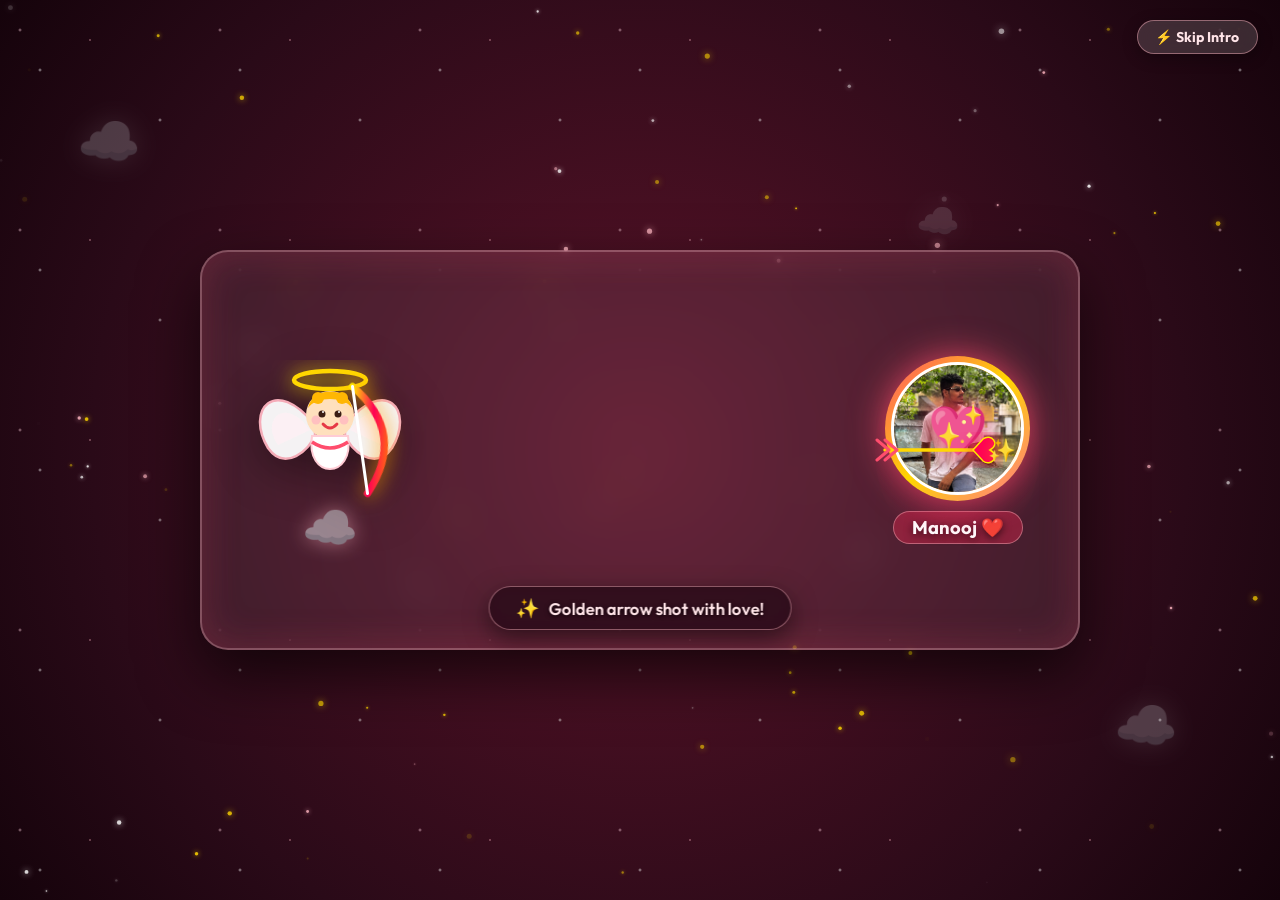
<file: index.html>
<!DOCTYPE html>
<html lang="en">
<head>
    <meta charset="UTF-8">
    <meta name="viewport" content="width=device-width, initial-scale=1.0">

    <title>❤️ Happy Birthday — My Love ❤️</title>
    <meta name="description" content="A special romantic birthday surprise message">

    <!-- Google Fonts -->
    <link rel="preconnect" href="https://fonts.googleapis.com">
    <link rel="preconnect" href="https://fonts.gstatic.com" crossorigin>
    <link href="https://fonts.googleapis.com/css2?family=Bangers&family=Outfit:wght@300;400;600;800&family=Playfair+Display:ital,wght@0,400;0,700;1,400;1,700&display=swap" rel="stylesheet">

    <!-- CSS File -->
    <link rel="stylesheet" href="style.css?v=2">
</head>

<body>

    <!-- Cupid Arrow & Password Intro Overlay -->
    <!-- Cupid Arrow & Password Intro Overlay -->
    <div id="cupidIntroOverlay" class="cupid-intro-overlay">
        <!-- Canvas Starfield -->
        <canvas id="cupidStarCanvas" class="cupid-star-canvas"></canvas>

        <!-- Sky Background Atmosphere -->
        <div class="sky-background">
            <div class="cloud cloud-1">☁️</div>
            <div class="cloud cloud-2">☁️</div>
            <div class="cloud cloud-3">☁️</div>
            <div class="intro-bg-particles" id="introBgParticles"></div>
        </div>

        <!-- Fast Skip Button -->
        <button class="btn-skip-intro" onclick="skipToPasswordStage()" title="Skip to password screen">
            ⚡ Skip Intro
        </button>

        <!-- Stage 1: Cinematic Animated Cupid Shooting Scene -->
        <div id="cupidAnimationStage" class="cupid-animation-stage">
            
            <!-- Cupid Flying Character -->
            <div class="cupid-hero" id="cupidHero">
                <div class="cupid-cloud-pedestal">☁️</div>
                <svg class="cupid-svg" viewBox="0 0 160 180" width="160" height="180">
                    <defs>
                        <radialGradient id="haloGlow" cx="50%" cy="50%" r="50%">
                            <stop offset="0%" stop-color="#fff7a1" stop-opacity="0.9"/>
                            <stop offset="100%" stop-color="#ffd700" stop-opacity="0"/>
                        </radialGradient>
                        <linearGradient id="bowGrad" x1="0%" y1="0%" x2="100%" y2="100%">
                            <stop offset="0%" stop-color="#ffe600"/>
                            <stop offset="50%" stop-color="#ff0054"/>
                            <stop offset="100%" stop-color="#ff8800"/>
                        </linearGradient>
                    </defs>

                    <!-- Halo -->
                    <ellipse cx="80" cy="20" rx="36" ry="9" fill="none" stroke="#ffd700" stroke-width="4.5" filter="drop-shadow(0 0 10px #ffe600)"/>
                    
                    <!-- Flapping Wings -->
                    <g class="svg-wing wing-left">
                        <path d="M 65 65 C 25 15, -5 50, 18 88 C 35 112, 60 90, 65 75 Z" fill="#ffffff" opacity="0.95" stroke="#ffb6c1" stroke-width="2.5"/>
                        <path d="M 60 70 C 35 35, 10 60, 28 85 Z" fill="#fff0f5" opacity="0.8"/>
                    </g>
                    <g class="svg-wing wing-right">
                        <path d="M 95 65 C 135 15, 165 50, 142 88 C 125 112, 100 90, 95 75 Z" fill="#ffffff" opacity="0.95" stroke="#ffb6c1" stroke-width="2.5"/>
                        <path d="M 100 70 C 125 35, 150 60, 132 85 Z" fill="#fff0f5" opacity="0.8"/>
                    </g>

                    <!-- Body & Cute Head -->
                    <circle cx="80" cy="55" r="24" fill="#ffe0bd"/>
                    <!-- Blonde Curly Hair -->
                    <path d="M 58 48 C 62 26, 98 26, 102 48 C 94 36, 66 36, 58 48 Z" fill="#ffb703"/>
                    <circle cx="68" cy="38" r="6" fill="#ffb703"/>
                    <circle cx="92" cy="38" r="6" fill="#ffb703"/>
                    <!-- Face Details -->
                    <circle cx="72" cy="54" r="3.5" fill="#3a1c14"/>
                    <circle cx="88" cy="54" r="3.5" fill="#3a1c14"/>
                    <circle cx="73" cy="52" r="1" fill="#ffffff"/>
                    <circle cx="89" cy="52" r="1" fill="#ffffff"/>
                    <path d="M 73 64 Q 80 72 87 64" fill="none" stroke="#e63946" stroke-width="2.8" stroke-linecap="round"/>
                    <circle cx="66" cy="60" r="4.5" fill="#ffb6c1" opacity="0.75"/>
                    <circle cx="94" cy="60" r="4.5" fill="#ffb6c1" opacity="0.75"/>

                    <!-- Toga Body & Sash -->
                    <path d="M 62 76 C 55 120, 105 120, 98 76 Z" fill="#ffffff" stroke="#ffccd5" stroke-width="2"/>
                    <path d="M 62 82 Q 80 94 98 82" fill="none" stroke="#ff4d6d" stroke-width="3.5"/>

                    <!-- Golden Cupid Bow -->
                    <g class="svg-bow" id="svgBow">
                        <path d="M 110 35 Q 150 80 110 125" fill="none" stroke="url(#bowGrad)" stroke-width="6" stroke-linecap="round" filter="drop-shadow(0 0 8px #ffa200)"/>
                        <path id="bowString" d="M 110 35 L 110 125" stroke="#ffffff" stroke-width="2.5" stroke-linecap="round"/>
                    </g>
                </svg>
            </div>

            <!-- Arrow Flight Arena -->
            <div class="arrow-arena" id="arrowArena">
                <div class="flying-arrow-svg" id="flyingArrowSvg">
                    <svg viewBox="0 0 130 36" width="130" height="36">
                        <defs>
                            <linearGradient id="arrowTrailGrad" x1="0%" y1="0%" x2="100%" y2="0%">
                                <stop offset="0%" stop-color="#ff0054" stop-opacity="0"/>
                                <stop offset="60%" stop-color="#ff4d6d" stop-opacity="0.8"/>
                                <stop offset="100%" stop-color="#ffd700" stop-opacity="1"/>
                            </linearGradient>
                        </defs>
                        <!-- Glowing Motion Trail -->
                        <path d="M 0 18 L 95 18" stroke="url(#arrowTrailGrad)" stroke-width="6" stroke-linecap="round"/>
                        <!-- Shaft -->
                        <line x1="12" y1="18" x2="102" y2="18" stroke="#ffd700" stroke-width="3.5" stroke-linecap="round"/>
                        <!-- Golden Feathers -->
                        <path d="M 16 18 L 4 8 M 16 18 L 4 28 M 24 18 L 12 8 M 24 18 L 12 28" stroke="#ff4d6d" stroke-width="3" stroke-linecap="round"/>
                        <!-- Glowing Heart Arrowhead -->
                        <path d="M 100 18 L 110 7 C 118 1, 128 12, 117 18 C 128 24, 118 35, 110 29 Z" fill="#ff0054" stroke="#ffe600" stroke-width="1.5" filter="drop-shadow(0 0 10px #ff0054)"/>
                    </svg>
                    <div class="arrow-sparkles">✨</div>
                </div>
            </div>

            <!-- Target: Boy Card (Manooj) -->
            <div class="target-boy-hero" id="targetBoyHero">
                <div class="target-glow-aura"></div>
                <div class="shockwave-ring" id="shockwaveRing"></div>
                <div class="shockwave-ring ring-2" id="shockwaveRing2"></div>
                <div class="target-portrait-container">
                    <img src="images/Manooj.jpeg" alt="Manooj" class="target-boy-img">
                    <div class="target-heart-lock" id="targetHeartLock">
                        <span class="heart-emoji">💖</span>
                    </div>
                </div>
                <div class="target-boy-badge">Manooj ❤️</div>
            </div>

            <!-- Animated Status Banner -->
            <div class="intro-status-banner" id="introStatusBanner">
                <span class="status-icon" id="statusIcon">🏹</span>
                <span class="status-text" id="statusTextContent">Cupid is taking aim at Manooj's heart...</span>
            </div>
        </div>

        <!-- Stage 2: Secret Password Lock Screen -->
        <div id="passwordStage" class="password-stage">
            <div class="lock-card">
                <div class="lock-header">
                    <div class="heart-key-icon" id="heartKeyIcon">🔐</div>
                    <h2>Unlock My Heart</h2>
                    <p class="lock-subtitle">Cupid's arrow struck Manooj's heart! Enter the secret code to reveal your birthday surprise.</p>
                </div>

                <form id="passwordForm" onsubmit="handlePasswordSubmit(event)">
                    <div class="input-wrapper">
                        <input type="password" id="lovePasscode" placeholder="Enter password" autocomplete="off">
                        <button type="button" class="btn-toggle-pass" onclick="togglePassVisibility()" id="btnTogglePass" title="Show/Hide">👁️</button>
                    </div>
                    <div id="passErrorMsg" class="pass-error-msg"></div>
                    <button type="submit" class="btn-unlock">Unlock Surprise ❤️</button>
                </form>
            </div>
        </div>
    </div>

    <!-- Main Birthday Container -->
    <div class="birthday-container">

        <!-- Replay Cupid Intro Button -->
        <button class="btn-replay-cupid" onclick="playCupidIntro()" title="Replay Cupid Intro">💘 Cupid Intro</button>

        <!-- Flower Decoration -->
        <div class="web web1">🌸</div>
        <div class="web web2">🌹</div>

        <!-- Main Heading -->
        <h1 class="birthday-title">❤️ HAPPY BIRTHDAY ❤️</h1>

        <h2>To My YEDI❤️</h2>

        <!-- Entrance Photo / Message -->
        <div class="entrance-image-container">
            <div class="entrance-message">
                <p><strong>September 21</strong> is a day I will never forget — because it is the day the most amazing person came into this world. 🥰</p>
                <p>You make every day brighter just by being you. I love your smile, your heart, and everything about you. 💕</p>
                <p>On your birthday, I just want to say — <strong>I am so lucky to have you.</strong></p>
                <p class="entrance-signoff">Happy Birthday, my love. 🎂 🌹</p>
            </div>
        </div>

        <!-- Birthday Message -->
        <div class="message">
            <p>
                You are the most beautiful part of my life. ❤️
            </p>

            <p>
                May your birthday be filled with happiness,
                love, smiles and unforgettable moments. 🎂✨
            </p>

            <p>
                <strong>Happy Birthday, My Love! ❤️🥰</strong>
            </p>
        </div>

        <!-- Interactive Question -->
        <div class="question-section" id="questionSection">
            <!-- <h3 class="question-text">Are you ready for your surprise? 🕸️</h3> -->
            <div class="buttons-container">
                <button class="btn-yes" onclick="showSurprise()">YES ❤️</button>
                <button class="btn-no" id="btnNo">NO 😒</button>
            </div>
        </div>

        <!-- Hidden Surprise Message -->
        <div id="surprise" class="surprise-message">
            <h2>❤️ You Are My Favourite Person ❤️</h2>

            <p>
                Every moment with you is special.
                I hope this birthday brings you
                everything your heart wishes for. 💕
            </p>

            <p>
                Forever and Always ❤️
            </p>
            
            <a href="memories.html" class="btn-next">Next Page ❤️</a>
        </div>

    </div>

    <!-- JavaScript File -->
    <script src="script.js"></script>

</body>
</html>
</file>
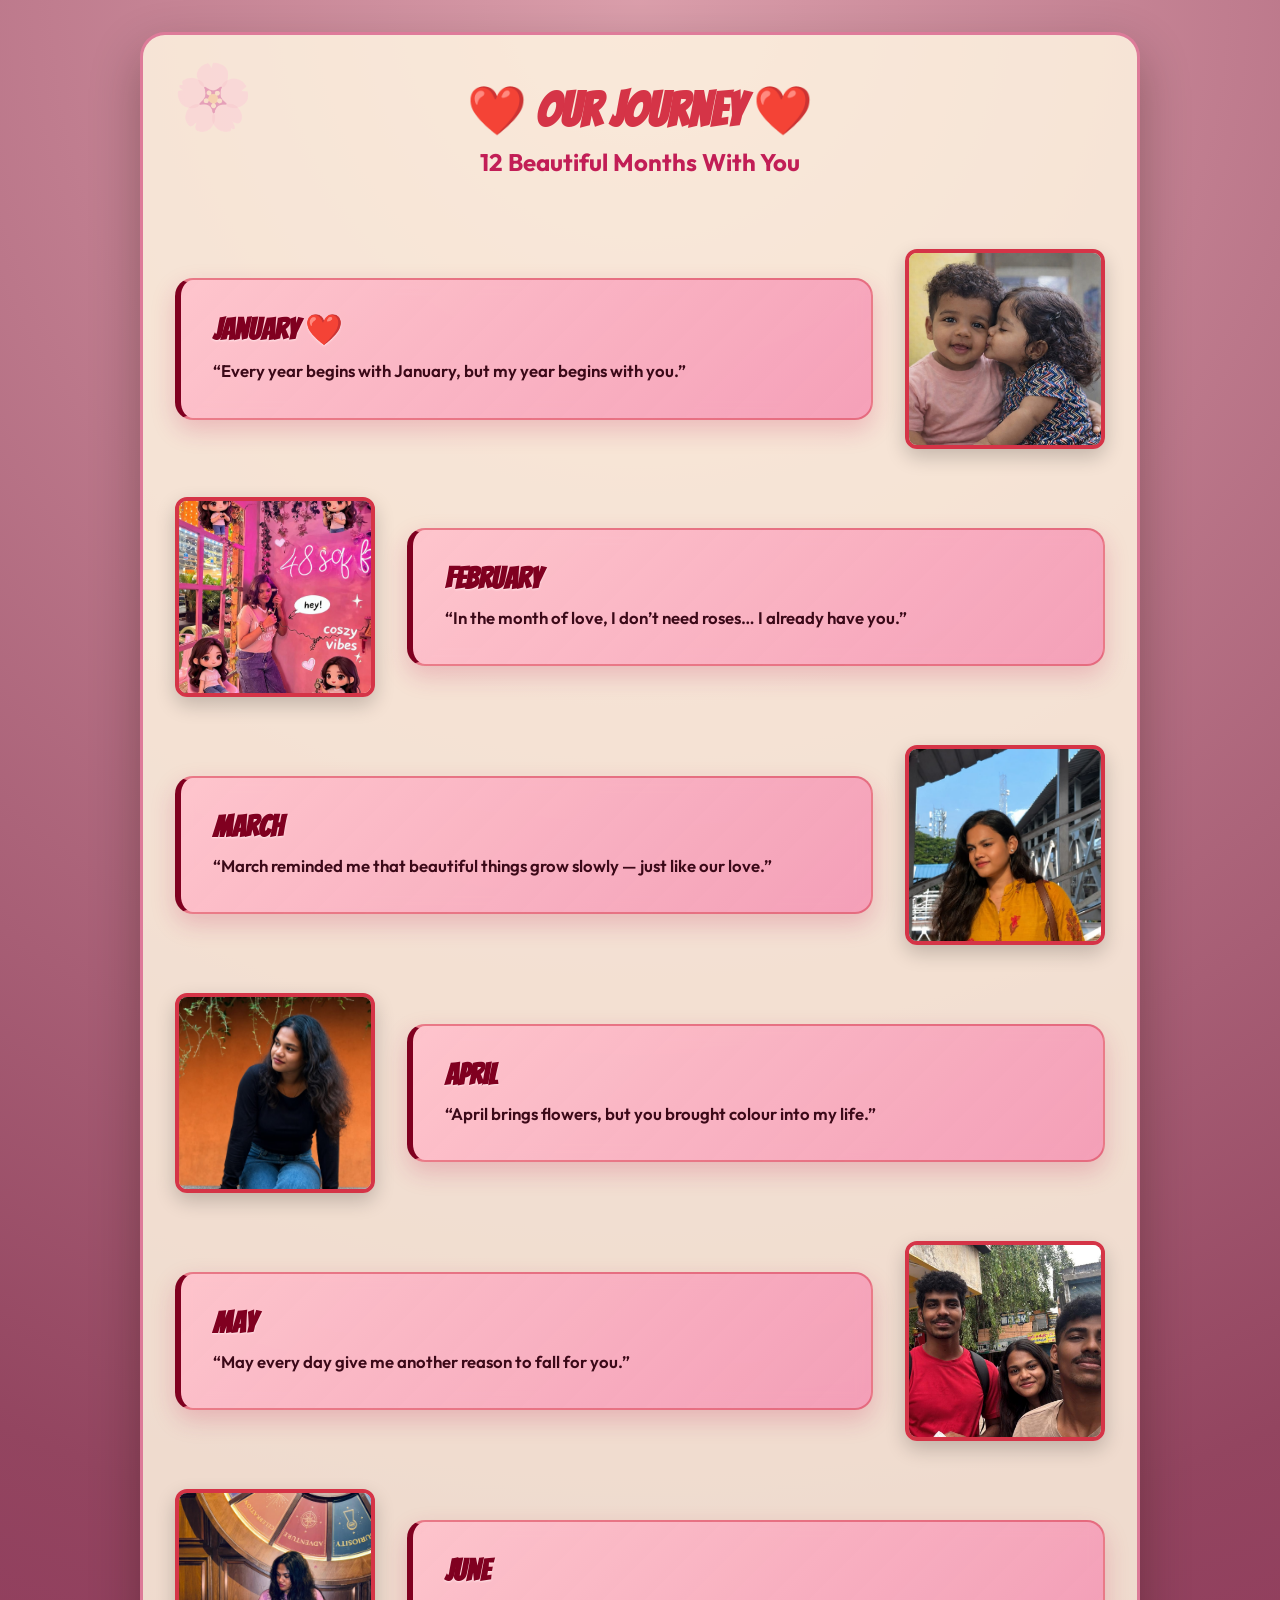
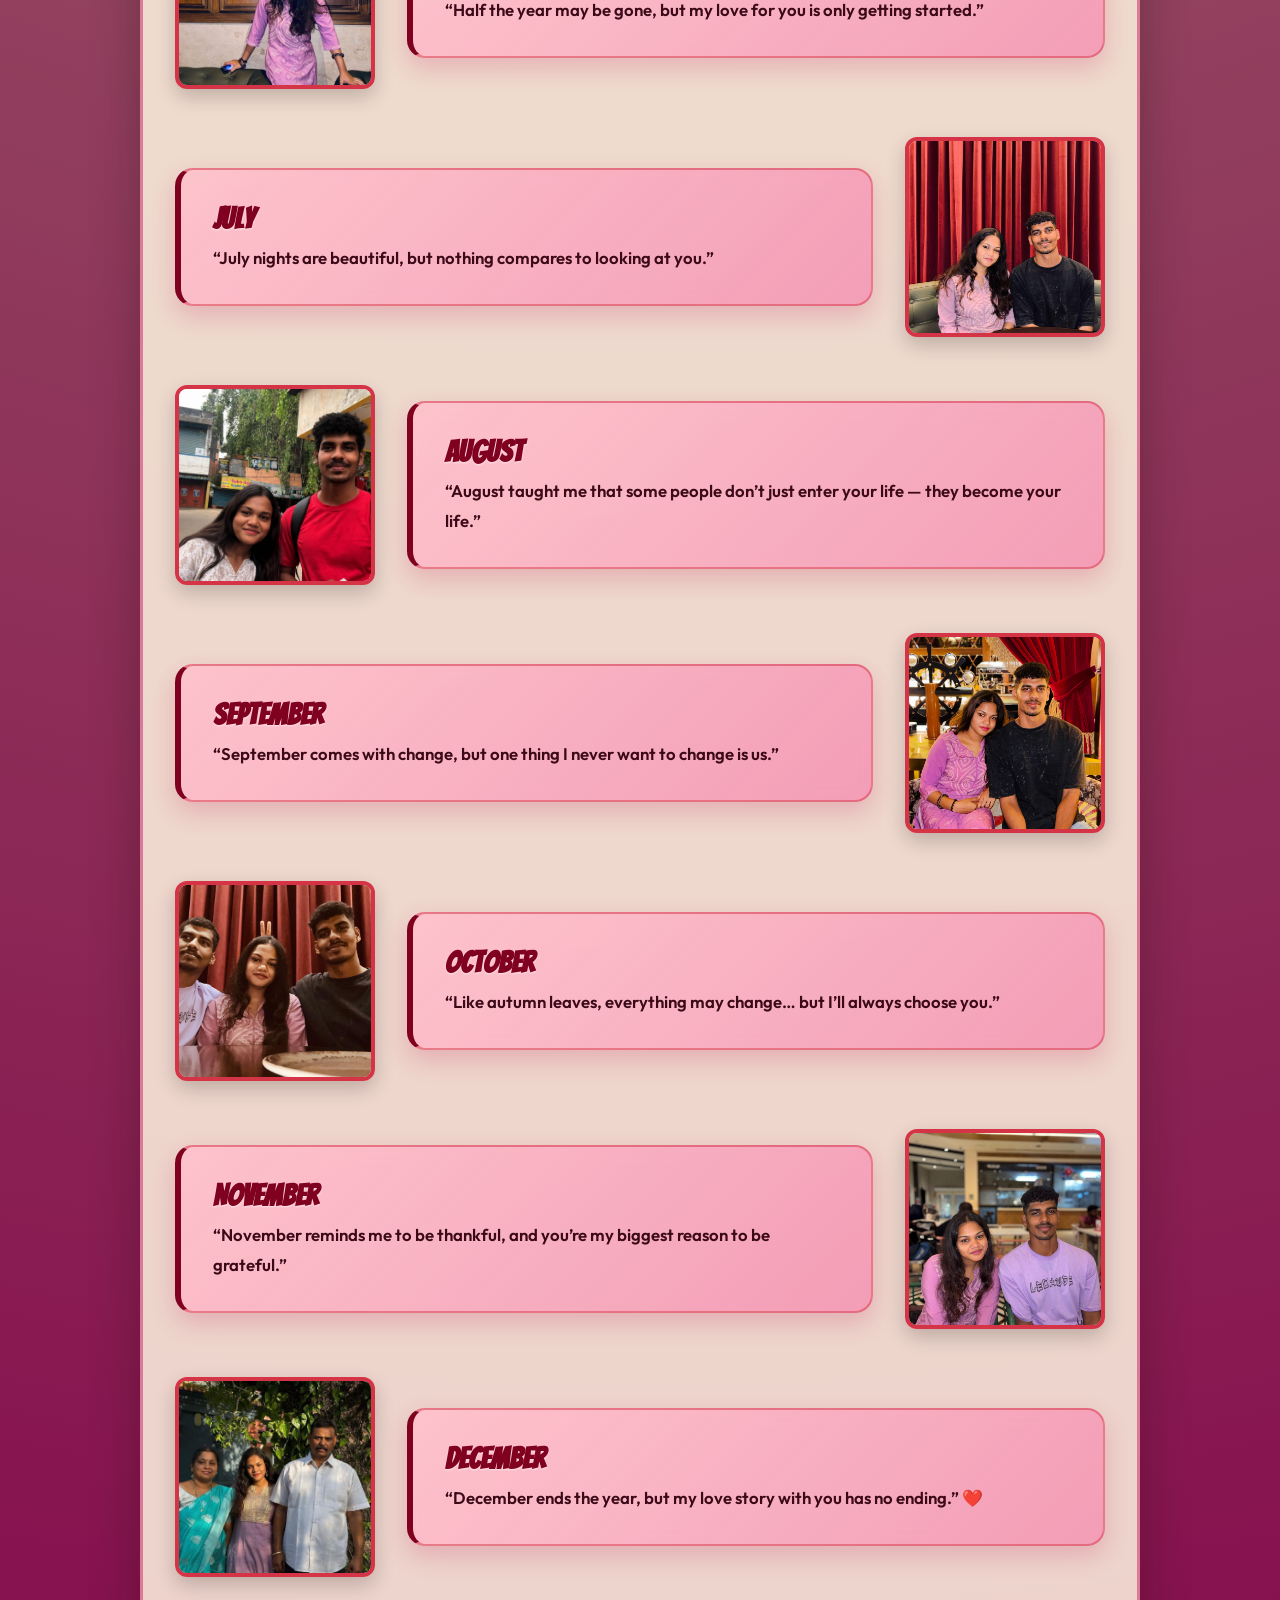
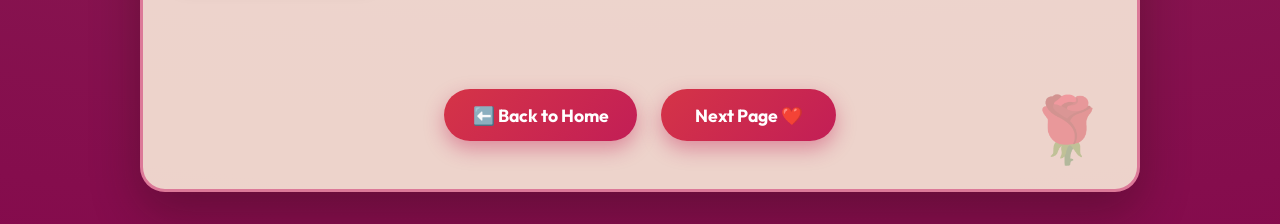
<file: memories.html>
<!DOCTYPE html>
<html lang="en">

<head>
    <meta charset="UTF-8">
    <meta name="viewport" content="width=device-width, initial-scale=1.0">
    <title>❤️ Our Memories — My Love ❤️</title>
    <meta name="description" content="12 beautiful months of memories with love">

    <!-- Google Fonts -->
    <link rel="preconnect" href="https://fonts.googleapis.com">
    <link rel="preconnect" href="https://fonts.gstatic.com" crossorigin>
    <link
        href="https://fonts.googleapis.com/css2?family=Bangers&family=Outfit:wght@300;400;600;800&family=Playfair+Display:ital,wght@0,400;0,700;1,400;1,700&display=swap"
        rel="stylesheet">

    <!-- CSS File -->
    <link rel="stylesheet" href="style.css?v=2">
</head>

<body>
    <div class="memories-container">
        <!-- Flower Decoration -->
        <div class="web web1">🌸</div>
        <div class="web web2">🌹</div>

        <h1>❤️ Our Journey ❤️</h1>
        <h2>12 Beautiful Months With You</h2>

        <div class="timeline">
            <!-- January -->
            <div class="timeline-item">
                <img src="images/photo1.jpg" alt="January" class="timeline-img">
                <div class="timeline-content">
                    <h3 class="month-title">January ❤️</h3>
                    <p class="sweet-words">“Every year begins with January, but my year begins with you.”</p>
                </div>
            </div>

            <!-- February -->
            <div class="timeline-item">
                <img src="images/photo4.jpg" alt="February" class="timeline-img">
                <div class="timeline-content">
                    <h3 class="month-title">February</h3>
                    <p class="sweet-words">“In the month of love, I don’t need roses… I already have you.”</p>
                </div>
            </div>

            <!-- March -->
            <div class="timeline-item">
                <img src="images/photo5.jpg" alt="March" class="timeline-img">
                <div class="timeline-content">
                    <h3 class="month-title">March</h3>
                    <p class="sweet-words">“March reminded me that beautiful things grow slowly — just like our love.”</p>
                </div>
            </div>

            <!-- April -->
            <div class="timeline-item">
                <img src="images/Yedi.jpeg" alt="April" class="timeline-img">
                <div class="timeline-content">
                    <h3 class="month-title">April</h3>
                    <p class="sweet-words">“April brings flowers, but you brought colour into my life.”</p>
                </div>
            </div>

            <!-- May -->
            <div class="timeline-item">
                <img src="images/photo10.jpg" alt="May" class="timeline-img">
                <div class="timeline-content">
                    <h3 class="month-title">May</h3>
                    <p class="sweet-words">“May every day give me another reason to fall for you.”</p>
                </div>
            </div>

            <!-- June -->
            <div class="timeline-item">
                <img src="images/photo13.jpeg" alt="June" class="timeline-img">
                <div class="timeline-content">
                    <h3 class="month-title">June</h3>
                    <p class="sweet-words">“Half the year may be gone, but my love for you is only getting started.”</p>
                </div>
            </div>

            <!-- July -->
            <div class="timeline-item">
                <img src="images/july.jpeg" alt="July" class="timeline-img">
                <div class="timeline-content">
                    <h3 class="month-title">July</h3>
                    <p class="sweet-words">“July nights are beautiful, but nothing compares to looking at you.”</p>
                </div>
            </div>

            <!-- August -->
            <div class="timeline-item">
                <img src="images/photo8.jpg" alt="August" class="timeline-img">
                <div class="timeline-content">
                    <h3 class="month-title">August</h3>
                    <p class="sweet-words">“August taught me that some people don’t just enter your life — they become your life.”
                    </p>
                </div>
            </div>

            <!-- September -->
            <div class="timeline-item">
                <img src="images/sep.jpeg" alt="September" class="timeline-img">
                <div class="timeline-content">
                    <h3 class="month-title">September</h3>
                    <p class="sweet-words">“September comes with change, but one thing I never want to change is us.”
                    </p>
                </div>
            </div>

            <!-- October -->
            <div class="timeline-item">
                <img src="images/oct.jpeg" alt="October" class="timeline-img">
                <div class="timeline-content">
                    <h3 class="month-title">October</h3>
                    <p class="sweet-words">“Like autumn leaves, everything may change… but I’ll always choose you.”
                    </p>
                </div>
            </div>

            <!-- November -->
            <div class="timeline-item">
                <img src="images/nov.jpeg" alt="November" class="timeline-img">
                <div class="timeline-content">
                    <h3 class="month-title">November</h3>
                    <p class="sweet-words">“November reminds me to be thankful, and you’re my biggest reason to be grateful.”
</p>
                </div>
            </div>

            <!-- December -->
            <div class="timeline-item">
                <img src="images/photo7.jpg" alt="December" class="timeline-img">
                <div class="timeline-content">
                    <h3 class="month-title">December</h3>
                    <p class="sweet-words">“December ends the year, but my love story with you has no ending.” ❤️</p>
                </div>
            </div>
        </div>

        <div class="nav-buttons">
            <a href="index.html" class="btn-back">⬅️ Back to Home</a>
            <a href="seasons.html" class="btn-next">Next Page ❤️</a>
        </div>
    </div>
</body>

</html>
</file>
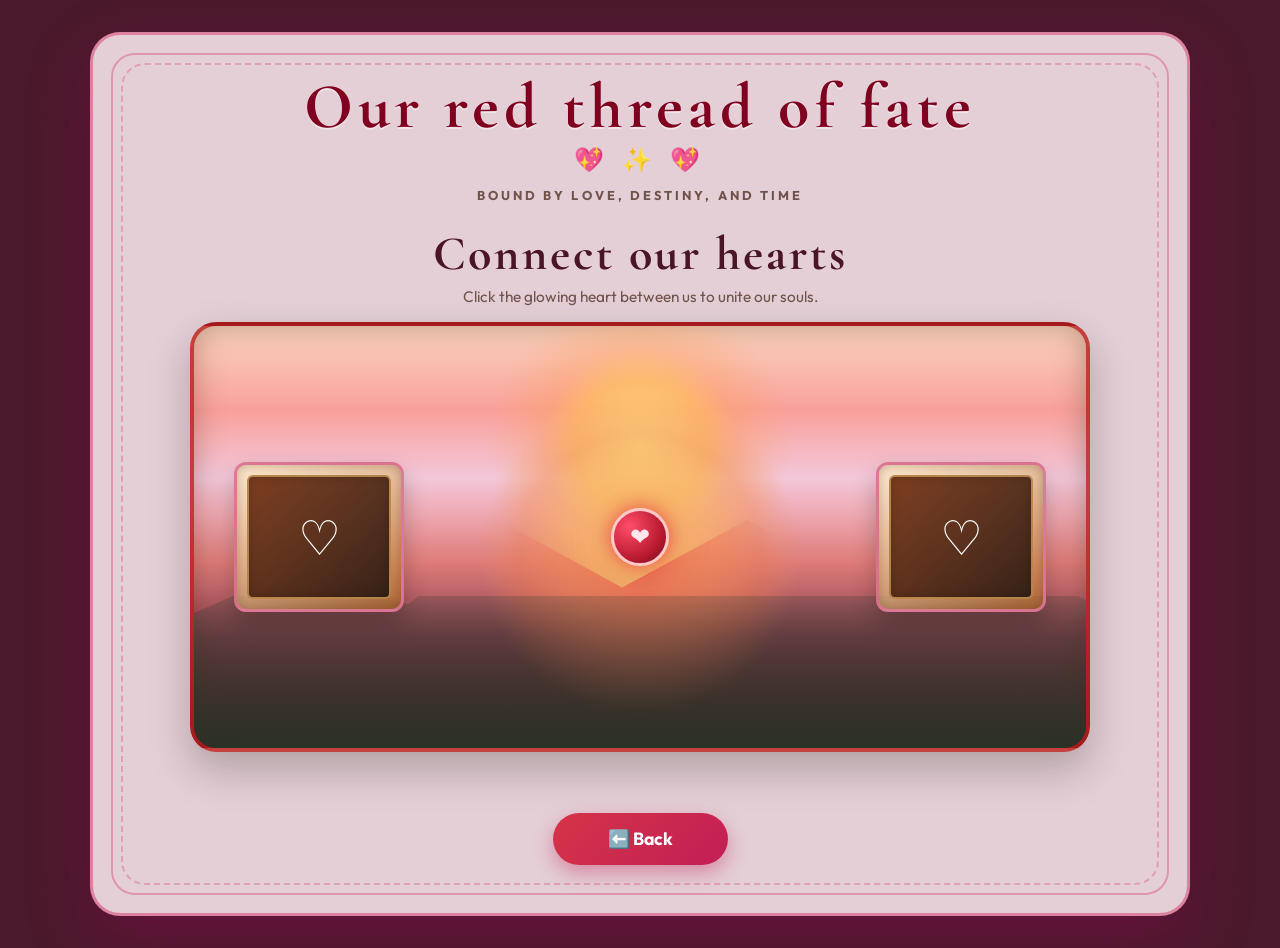
<file: seasons.html>
<!DOCTYPE html>
<html lang="en">
<head>
    <meta charset="UTF-8">
    <meta name="viewport" content="width=device-width, initial-scale=1.0">
    <title>Our Red Thread of Fate</title>
    <meta name="description" content="A Japanese red-thread love story connecting two hidden memories">
    <link rel="preconnect" href="https://fonts.googleapis.com">
    <link rel="preconnect" href="https://fonts.gstatic.com" crossorigin>
    <link href="https://fonts.googleapis.com/css2?family=Cormorant+Garamond:wght@400;500;600;700&family=Outfit:wght@300;400;500;600;700&display=swap" rel="stylesheet">
    <link rel="stylesheet" href="style.css?v=2">
</head>
<body class="seasons-theme">
    <!-- SVG Heart Clip Definition -->
    <svg width="0" height="0" style="position: absolute; pointer-events: none;">
        <defs>
            <clipPath id="heart-clip" clipPathUnits="objectBoundingBox">
                <path d="M 0.5, 0.88 C 0.18, 0.58 0, 0.38 0, 0.24 C 0, 0.1 0.12, 0 0.27, 0 C 0.38, 0 0.46, 0.06 0.5, 0.15 C 0.54, 0.06 0.62, 0 0.73, 0 C 0.88, 0 1, 0.1 1, 0.24 C 1, 0.38 0.82, 0.58 0.5, 0.88 Z"></path>
            </clipPath>
        </defs>
    </svg>

    <div class="seasons-container">
        <h1 class="cursive-title">Our red thread of fate</h1>
        <div class="emoji-row">💖 ✨ 💖</div>
        <h2 class="subtitle">Bound by love, destiny, and time</h2>

        <section class="string-challenge" aria-labelledby="string-challenge-title">
            <h2 id="string-challenge-title" class="string-challenge-title">Connect our hearts</h2>
            <p class="string-challenge-hint">Click the glowing heart between us to unite our souls.</p>

            <div class="string-stage" id="stringStage">
                <div class="japanese-scene" aria-hidden="true"></div>
                <svg class="love-string" aria-hidden="true">
                    <path id="loveStringLeft" d=""></path>
                    <path id="loveStringRight" d=""></path>
                </svg>

                <div class="photo-card photo-card-left" id="photoCardLeft">
                    <div class="photo-cover">♡</div>
                    <img src="images/Manooj.jpeg" alt="Manooj" class="secret-photo">
                </div>

                <button class="string-heart center-heart-button" id="heartStart" type="button" aria-label="Connect the red string">❤</button>

                <div class="photo-card photo-card-right" id="photoCardRight">
                    <div class="photo-cover">♡</div>
                    <img src="images/Yedi.jpeg" alt="Yedi" class="secret-photo">
                </div>

                <!-- Merged Heart Memory Slideshow Container -->
                <div class="merged-heart-container" id="mergedHeartContainer">
                    <div class="heart-frame-outer">
                        <div class="heart-frame-glow"></div>
                        <div class="heart-frame-inner">
                            <div class="memory-slideshow" id="memorySlideshow"></div>
                        </div>
                        <svg class="heart-border-svg" viewBox="0 0 100 100" preserveAspectRatio="none">
                            <path d="M 50, 88 C 18, 58 0, 38 0, 24 C 0, 10 12, 0 27, 0 C 38, 0 46, 6 50, 15 C 54, 6 62, 0 73, 0 C 88, 0 100, 10 100, 24 C 100, 38 82, 58 50, 88 Z"></path>
                        </svg>
                    </div>
                    <div class="memory-meta">
                        <div class="memory-caption" id="memoryCaption">Every memory with you is special 💕</div>
                    </div>
                </div>
            </div>
        </section>

        <div class="quotes-container locked-message" id="seasonMessage" aria-hidden="true">
            <p class="quote-main">"No matter the distance, my heart always finds its way back to yours."</p>
            <p class="quote-sub">The red thread may be hidden, but it has always led me home — to you.</p>
        </div>

        <div class="nav-buttons">
            <a href="memories.html" class="btn-back">⬅️ Back</a>
        </div>
    </div>

    <script src="script.js"></script>
</body>
</html>
</file>
<file: style.css>
* {
    margin: 0;
    padding: 0;
    box-sizing: border-box;
}

:root {
    --bg-cream: #fff0f5;
    --paper: #ffe4e1;
    --ink: #4a1525;
    --gold: #f48fb1;
    --gold-deep: #c21e56;
    --red: #d53447;
    --red-deep: #800020;
    --shadow: rgba(74, 25, 44, 0.35);
}

html, body {
    width: 100%;
    max-width: 100vw;
    overflow-x: hidden;
}

body {
    margin: 0;
    font-family: 'Outfit', sans-serif;
    min-height: 100vh;
    display: flex;
    align-items: center;
    justify-content: center;
    background: radial-gradient(circle at top, rgba(255, 192, 203, 0.8), rgba(219, 112, 147, 0.5) 45%, rgba(139, 10, 80, 0.9) 100%), #4a192c;
    color: var(--ink);
    padding: 2rem 1rem;
    box-sizing: border-box;
}

body.seasons-theme {
    background: #4a192c;
    align-items: center;
}

.seasons-container {
    width: min(1100px, 95vw);
    max-width: 100%;
    margin: 0 auto;
    padding: 2.5rem 2rem 3rem;
    border-radius: 30px;
    background: rgba(255, 240, 245, 0.85);
    border: 3px solid rgba(219, 112, 147, 0.8);
    box-shadow: 0 24px 60px rgba(139, 10, 80, 0.4);
    text-align: center;
    position: relative;
    overflow: hidden;
    box-sizing: border-box;
}

.seasons-container::before,
.seasons-container::after {
    content: "";
    position: absolute;
    inset: 18px;
    border: 2px solid rgba(219, 112, 147, 0.6);
    border-radius: 24px;
    pointer-events: none;
}

.seasons-container::after {
    inset: 28px;
    border-style: dashed;
    opacity: 0.8;
}

.cursive-title {
    position: relative;
    z-index: 1;
    font-family: 'Cormorant Garamond', serif;
    font-size: clamp(2.8rem, 5vw, 4.6rem);
    line-height: 1;
    letter-spacing: 0.08em;
    color: var(--red-deep);
    margin-bottom: 0.3rem;
    text-shadow: 0 2px 0 rgba(255,255,255,0.45);
}

.emoji-row {
    position: relative;
    z-index: 1;
    font-size: 1.5rem;
    letter-spacing: 0.4rem;
    margin-bottom: 0.8rem;
}

.subtitle {
    position: relative;
    z-index: 1;
    font-family: 'Outfit', sans-serif;
    font-size: 0.8rem;
    letter-spacing: 0.24em;
    text-transform: uppercase;
    color: rgba(72, 42, 28, 0.75);
    margin-bottom: 1.4rem;
}

.string-challenge {
    position: relative;
    z-index: 1;
    max-width: 900px;
    margin: 0 auto 1.8rem;
}

.string-challenge-title {
    font-family: 'Cormorant Garamond', serif;
    font-size: clamp(2rem, 4vw, 3rem);
    color: var(--ink);
    margin-bottom: 0.25rem;
    letter-spacing: 0.06em;
}

.string-challenge-hint {
    font-size: 0.96rem;
    color: rgba(74, 42, 29, 0.75);
    margin-bottom: 1rem;
}

.string-stage {
    position: relative;
    min-height: 430px;
    display: flex;
    align-items: center;
    justify-content: space-between;
    gap: 2rem;
    padding: 1rem 3rem;
    border-radius: 26px;
    overflow: hidden;
    background: linear-gradient(180deg, rgba(255, 236, 170, 0.16), rgba(80, 42, 20, 0.18)), linear-gradient(180deg, #fad0c4 0%, #ff9a9e 20%, #fecfef 36%, #f68084 56%, #a1405e 74%, #621222 100%);
    border: 4px solid rgba(183, 28, 28, 0.8);
    box-shadow: inset 0 0 30px rgba(78, 38, 18, 0.35), 0 18px 40px rgba(28, 18, 15, 0.25);
}

.japanese-scene {
    position: absolute;
    inset: 0;
    z-index: 0;
    pointer-events: none;
    background: radial-gradient(circle at 50% 28%, rgba(255, 223, 126, 0.92) 0%, rgba(255, 190, 87, 0.7) 12%, rgba(255, 160, 80, 0.32) 18%, transparent 28%), linear-gradient(180deg, rgba(255,255,255,0) 0%, rgba(255,255,255,0) 45%, rgba(25, 40, 42, 0.18) 100%);
}

.japanese-scene::before,
.japanese-scene::after {
    content: "";
    position: absolute;
    inset: 0;
    pointer-events: none;
}

.japanese-scene::before {
    background: linear-gradient(180deg, transparent 0%, transparent 62%, rgba(90, 52, 28, 0.48) 100%), radial-gradient(circle at 50% 54%, rgba(255, 209, 106, 0.87) 0%, rgba(238, 141, 83, 0.35) 24%, transparent 32%);
}

.japanese-scene::after {
    background: linear-gradient(180deg, transparent 0%, transparent 64%, rgba(26, 52, 42, 0.2) 64%, rgba(28, 53, 42, 0.75) 100%), radial-gradient(circle at 50% 58%, rgba(230, 73, 73, 0.62), transparent 28%);
    clip-path: polygon(0 100%, 0 68%, 12% 57%, 24% 66%, 35% 47%, 48% 62%, 62% 46%, 76% 62%, 88% 52%, 100% 65%, 100% 100%);
}

.love-string {
    position: absolute;
    inset: 0;
    width: 100%;
    height: 100%;
    overflow: visible;
    pointer-events: none;
    z-index: 3;
}

.love-string path {
    fill: none;
    stroke: #d53447;
    stroke-width: 5;
    stroke-linecap: round;
    filter: drop-shadow(0 0 8px rgba(213, 52, 71, 0.9));
}

.photo-card {
    position: absolute;
    width: 170px;
    height: 150px;
    padding: 10px;
    border: 3px solid rgba(219, 112, 147, 0.9);
    border-radius: 12px;
    background: linear-gradient(145deg, rgba(255, 242, 205, 0.8), rgba(179, 112, 35, 0.62));
    box-shadow: 0 12px 24px rgba(0, 0, 0, 0.24), inset 0 0 12px rgba(89, 39, 16, 0.32);
    z-index: 2;
    transition: left 1.1s cubic-bezier(0.34, 1.25, 0.64, 1),
                right 1.1s cubic-bezier(0.34, 1.25, 0.64, 1),
                transform 1.1s cubic-bezier(0.34, 1.25, 0.64, 1),
                opacity 0.6s ease;
}

.photo-card-left {
    left: 2.5rem;
    top: 50%;
    transform: translateY(-50%);
}

.photo-card-right {
    right: 2.5rem;
    top: 50%;
    transform: translateY(-50%);
}

.secret-photo,
.photo-cover {
    width: 100%;
    height: 100%;
    border-radius: 6px;
}

.secret-photo {
    position: absolute;
    inset: 0;
    display: block;
    object-fit: cover;
    opacity: 0;
    transition: opacity 0.7s ease;
    border: 2px solid rgba(69, 25, 12, 0.8);
}

.photo-cover {
    position: absolute;
    inset: 10px;
    width: calc(100% - 20px);
    height: calc(100% - 20px);
    display: grid;
    place-items: center;
    color: #ffffff;
    background: linear-gradient(135deg, rgba(118, 53, 23, 0.95), rgba(36, 22, 17, 0.88));
    font-size: 3rem;
    transition: opacity 0.7s ease;
    border: 2px solid rgba(221, 169, 90, 0.7);
    box-shadow: inset 0 0 12px rgba(0,0,0,0.2);
    z-index: 10;
}

.string-heart {
    position: absolute;
    top: 50%;
    left: 50%;
    width: 58px;
    height: 58px;
    border: 3px solid #ffc7c7;
    border-radius: 50%;
    padding: 0;
    color: #ffe8eb;
    background: radial-gradient(circle at 30% 30%, #ff4d6b, #b7182e 65%, #621222 100%);
    font-size: 1.5rem;
    line-height: 1;
    cursor: pointer;
    transform: translate(-50%, -50%);
    z-index: 5;
    box-shadow: 0 0 18px rgba(232, 52, 68, 0.7), 0 0 40px rgba(202, 41, 60, 0.4);
    transition: transform 0.35s ease, box-shadow 0.35s ease, opacity 0.5s ease;
}

.string-heart:hover {
    transform: translate(-50%, -50%) scale(1.12);
}

.string-stage.is-connected .photo-cover {
    opacity: 0;
    pointer-events: none;
}

.string-stage.is-connected .secret-photo {
    opacity: 1;
}

.string-stage.is-connected .string-heart {
    color: #fff;
    border-color: #fff;
}

/* Merging animation state: Photos come close together towards center */
.string-stage.is-merging .photo-card-left {
    left: 50%;
    transform: translate(calc(-100% - 6px), -50%) rotate(-8deg) scale(0.96);
}

.string-stage.is-merging .photo-card-right {
    right: 50%;
    transform: translate(calc(100% + 6px), -50%) rotate(8deg) scale(0.96);
}

.string-stage.is-merging .love-string {
    opacity: 0.5;
    transform: scale(0.8);
    transition: all 0.8s ease;
}

.string-stage.is-merging .string-heart {
    transform: translate(-50%, -50%) scale(1.3);
    box-shadow: 0 0 35px rgba(255, 60, 100, 0.9), 0 0 70px rgba(255, 100, 150, 0.7);
}

/* Merged animation state: Photos fade out and glowing Heart opens */
.string-stage.is-merged .photo-card-left {
    left: 50%;
    transform: translate(-50%, -50%) scale(0.15) rotate(-20deg);
    opacity: 0;
    pointer-events: none;
}

.string-stage.is-merged .photo-card-right {
    right: 50%;
    transform: translate(50%, -50%) scale(0.15) rotate(20deg);
    opacity: 0;
    pointer-events: none;
}

.string-stage.is-merged .love-string {
    opacity: 0;
    pointer-events: none;
    transition: opacity 0.4s ease;
}

.string-stage.is-merged .string-heart {
    opacity: 0;
    pointer-events: none;
    transform: translate(-50%, -50%) scale(0.1);
}

/* Merged Heart Container & Memory Slideshow */
.merged-heart-container {
    position: absolute;
    top: 50%;
    left: 50%;
    transform: translate(-50%, -50%) scale(0);
    opacity: 0;
    pointer-events: none;
    z-index: 10;
    display: flex;
    flex-direction: column;
    align-items: center;
    justify-content: center;
    transition: transform 0.9s cubic-bezier(0.175, 0.885, 0.32, 1.275), opacity 0.6s ease;
}

.string-stage.is-merged .merged-heart-container {
    transform: translate(-50%, -50%) scale(1);
    opacity: 1;
    pointer-events: auto;
    cursor: pointer;
}

.heart-frame-outer {
    position: relative;
    width: 280px;
    height: 260px;
    margin: 0 auto;
    filter: drop-shadow(0 14px 28px rgba(74, 21, 37, 0.5));
    animation: heartPulse 2.4s ease-in-out infinite;
}

@keyframes heartPulse {
    0%, 100% {
        transform: scale(1);
    }
    50% {
        transform: scale(1.04);
    }
}

.heart-frame-inner {
    position: absolute;
    inset: 0;
    width: 100%;
    height: 100%;
    clip-path: url(#heart-clip);
    -webkit-clip-path: url(#heart-clip);
    background: linear-gradient(135deg, #ff4d6d, #c9184a);
    overflow: hidden;
}

.heart-frame-glow {
    position: absolute;
    inset: -12px;
    clip-path: url(#heart-clip);
    -webkit-clip-path: url(#heart-clip);
    background: radial-gradient(circle, rgba(255, 77, 109, 0.85) 0%, rgba(255, 107, 129, 0.45) 60%, transparent 80%);
    filter: blur(14px);
    z-index: -1;
    animation: glowPulse 2s ease-in-out infinite alternate;
}

@keyframes glowPulse {
    0% { opacity: 0.6; transform: scale(0.96); }
    100% { opacity: 1; transform: scale(1.08); }
}

.heart-border-svg {
    position: absolute;
    inset: 0;
    width: 100%;
    height: 100%;
    pointer-events: none;
    z-index: 4;
}

.heart-border-svg path {
    fill: none;
    stroke: #ff2a55;
    stroke-width: 4;
    filter: drop-shadow(0 0 10px rgba(255, 42, 85, 0.95));
}

.memory-slideshow {
    position: relative;
    width: 100%;
    height: 100%;
}

.memory-slide {
    position: absolute;
    inset: 0;
    width: 100%;
    height: 100%;
    object-fit: cover;
    object-position: center;
    opacity: 0;
    transform: scale(1.08);
    transition: opacity 0.9s ease-in-out, transform 3.2s ease-out;
}

.memory-slide.active {
    opacity: 1;
    transform: scale(1);
    z-index: 2;
}

.memory-meta {
    margin-top: 12px;
    text-align: center;
}

.memory-caption {
    font-family: 'Outfit', sans-serif;
    font-size: 1.05rem;
    font-weight: 600;
    color: #fff;
    text-shadow: 0 2px 8px rgba(0, 0, 0, 0.7), 0 0 12px rgba(255, 77, 109, 0.85);
    background: rgba(74, 21, 37, 0.6);
    backdrop-filter: blur(8px);
    -webkit-backdrop-filter: blur(8px);
    padding: 0.45rem 1.3rem;
    border-radius: 999px;
    border: 1px solid rgba(255, 192, 203, 0.5);
    display: inline-block;
    transition: opacity 0.3s ease;
}

/* Floating sparkle hearts */
.floating-heart {
    position: absolute;
    pointer-events: none;
    z-index: 12;
    animation: floatUp 2.8s ease-out forwards;
    user-select: none;
}

@keyframes floatUp {
    0% {
        opacity: 1;
        transform: translate(0, 0) scale(0.6) rotate(0deg);
    }
    50% {
        opacity: 0.9;
        transform: translate(var(--tx, 20px), -60px) scale(1.2) rotate(15deg);
    }
    100% {
        opacity: 0;
        transform: translate(var(--tx, 40px), -130px) scale(0.8) rotate(-20deg);
    }
}

.locked-message {
    opacity: 0;
    max-height: 0;
    overflow: hidden;
    margin: 0;
    transition: opacity 0.8s ease, max-height 0.8s ease, margin 0.8s ease;
}

.locked-message.is-unlocked {
    opacity: 1;
    max-height: 300px;
    margin-bottom: 1.5rem;
}

.quotes-container {
    position: relative;
    z-index: 1;
}

.quote-main {
    font-family: 'Cormorant Garamond', serif;
    font-size: clamp(2rem, 4vw, 2.8rem);
    color: var(--ink);
    margin-bottom: 0.6rem;
    line-height: 1.15;
}

.quote-sub {
    font-family: 'Outfit', sans-serif;
    font-size: 1rem;
    color: rgba(74, 42, 29, 0.8);
    line-height: 1.7;
    font-weight: 400;
}

.nav-buttons {
    position: relative;
    z-index: 1;
    display: flex;
    justify-content: center;
    align-items: center;
    gap: 1.5rem;
    margin-top: 2rem;
    flex-wrap: wrap;
}

.nav-buttons a,
.nav-buttons .btn-back,
.nav-buttons .btn-next {
    display: inline-flex;
    align-items: center;
    justify-content: center;
    min-width: 175px;
    height: 52px;
    padding: 0 1.8rem;
    text-decoration: none;
    font-size: 1.05rem;
    font-weight: 600;
    color: #fff;
    background: linear-gradient(135deg, var(--red), var(--gold-deep));
    border-radius: 50px;
    box-shadow: 0 8px 20px rgba(96, 39, 29, 0.28);
    transition: all 0.25s ease;
    margin: 0;
}

.nav-buttons a:hover,
.nav-buttons .btn-back:hover,
.nav-buttons .btn-next:hover {
    transform: translateY(-3px);
    box-shadow: 0 12px 25px rgba(96, 39, 29, 0.38);
}

@media (max-width: 650px) {
    body, body.seasons-theme {
        display: block;
        padding: 1rem 0.4rem;
        width: 100%;
        min-height: 100vh;
        overflow-x: hidden;
    }

    .seasons-container,
    .memories-container,
    .birthday-container {
        width: 100% !important;
        max-width: 100% !important;
        margin: 0 auto !important;
        box-sizing: border-box !important;
    }

    .seasons-container {
        padding: 1.4rem 0.7rem 1.8rem;
        border-radius: 20px;
    }

    .seasons-container::before {
        inset: 5px;
        border-radius: 16px;
    }

    .seasons-container::after {
        inset: 10px;
        border-radius: 12px;
    }

    .cursive-title {
        font-size: clamp(1.5rem, 5.5vw, 2rem);
        line-height: 1.2;
        margin-bottom: 0.2rem;
    }

    .subtitle {
        font-size: 0.68rem;
        letter-spacing: 0.12em;
        margin-bottom: 0.8rem;
    }

    .string-stage {
        min-height: 320px;
        padding: 0.5rem;
    }

    .photo-card {
        width: 82px;
        height: 78px;
        padding: 3px;
        border-radius: 8px;
    }

    .photo-card-left {
        left: 0.6rem;
    }

    .photo-card-right {
        right: 0.6rem;
    }

    .photo-cover {
        font-size: 1.8rem;
    }

    .string-heart {
        width: 44px;
        height: 44px;
        font-size: 1.1rem;
    }

    .heart-frame-outer {
        width: 195px;
        height: 180px;
    }

    .memory-caption {
        font-size: 0.8rem;
        padding: 0.3rem 0.7rem;
    }
}

/* Birthday Container Styles */
.birthday-container {
    width: min(900px, 95vw);
    margin: 0 auto;
    padding: 3rem 2rem;
    border-radius: 25px;
    background: rgba(255, 246, 226, 0.85);
    border: 3px solid rgba(219, 112, 147, 0.9);
    box-shadow: 0 20px 50px rgba(25, 13, 8, 0.3), inset 0 0 20px rgba(255, 255, 255, 0.3);
    text-align: center;
    position: relative;
    overflow: hidden;
}

.birthday-container::before {
    content: "";
    position: absolute;
    inset: 15px;
    border: 2px solid rgba(219, 112, 147, 0.5);
    border-radius: 20px;
    pointer-events: none;
    z-index: 0;
}

/* Web Decorations */
.web {
    position: absolute;
    font-size: 4rem;
    opacity: 0.3;
    z-index: 1;
}

.web1 {
    top: 20px;
    left: 30px;
}

.web2 {
    bottom: 20px;
    right: 30px;
}

/* Birthday Title */
.birthday-title {
    font-family: 'Bangers', cursive;
    font-size: clamp(2.5rem, 6vw, 4rem);
    color: var(--red);
    margin-bottom: 0.5rem;
    text-shadow: 2px 2px 4px rgba(0, 0, 0, 0.2);
    position: relative;
    z-index: 2;
}

.birthday-container h2 {
    font-size: clamp(1.5rem, 4vw, 2rem);
    color: var(--gold-deep);
    margin-bottom: 1.5rem;
    position: relative;
    z-index: 2;
}

/* Entrance Message */
.entrance-image-container {
    margin: 2rem 0;
    position: relative;
    z-index: 2;
}

.entrance-message {
    background: rgba(255, 250, 240, 0.6);
    padding: 2rem;
    border-radius: 15px;
    border-left: 5px solid var(--red);
}

.entrance-message p {
    font-size: 1rem;
    line-height: 1.8;
    color: var(--ink);
    margin-bottom: 1rem;
}

.entrance-signoff {
    font-style: italic;
    font-weight: 600;
    color: var(--red);
}

/* Message Section */
.message {
    margin: 2rem 0;
    position: relative;
    z-index: 2;
}

.message p {
    font-size: 1.1rem;
    line-height: 1.8;
    color: var(--ink);
    margin-bottom: 1.2rem;
}

/* Question Section */
.question-section {
    margin: 2.5rem 0;
    position: relative;
    z-index: 2;
}

.question-text {
    font-size: 1.3rem;
    color: var(--red);
    margin-bottom: 1.5rem;
    font-weight: 600;
}

.buttons-container {
    display: flex;
    gap: 1.5rem;
    justify-content: center;
    flex-wrap: wrap;
}

.btn-yes,
.btn-no {
    padding: 1rem 2rem;
    font-size: 1.1rem;
    border: none;
    border-radius: 50px;
    cursor: pointer;
    font-weight: 600;
    transition: all 0.3s ease;
    box-shadow: 0 8px 16px rgba(0, 0, 0, 0.2);
}

.btn-yes {
    background: linear-gradient(135deg, var(--red), var(--gold-deep));
    color: white;
}

.btn-yes:hover {
    transform: translateY(-3px);
    box-shadow: 0 12px 20px rgba(0, 0, 0, 0.3);
}

.btn-no {
    background: linear-gradient(135deg, var(--paper), var(--gold));
    color: var(--ink);
}

.btn-no:hover {
    background: linear-gradient(135deg, #ffb6c1, #ff69b4);
}

/* Surprise Message */
.surprise-message {
    display: none;
    margin: 2rem 0;
    padding: 2.5rem;
    background: linear-gradient(135deg, rgba(255, 250, 240, 0.9), rgba(255, 235, 205, 0.8));
    border-radius: 20px;
    border: 3px solid var(--red);
    position: relative;
    z-index: 2;
    opacity: 0;
    transition: opacity 0.6s ease;
}

.surprise-message.show {
    opacity: 1;
}

.surprise-message h2 {
    font-size: 2rem;
    color: var(--red);
    margin-bottom: 1.5rem;
}

.surprise-message p {
    font-size: 1.1rem;
    line-height: 1.9;
    color: var(--ink);
    margin-bottom: 1.2rem;
}

.surprise-message .btn-next,
.btn-next,
.btn-back {
    position: relative !important;
    z-index: 9999 !important;
    pointer-events: auto !important;
    cursor: pointer !important;
    display: inline-flex !important;
    align-items: center !important;
    justify-content: center !important;
    gap: 0.5rem;
    padding: 1rem 2.5rem;
    background: linear-gradient(135deg, var(--red), var(--gold-deep)) !important;
    color: #ffffff !important;
    text-decoration: none !important;
    border-radius: 50px !important;
    font-weight: 700 !important;
    font-size: 1.1rem !important;
    margin-top: 1rem;
    box-shadow: 0 8px 20px rgba(194, 30, 86, 0.4) !important;
    transition: all 0.3s cubic-bezier(0.175, 0.885, 0.32, 1.275) !important;
}

.surprise-message .btn-next:hover,
.surprise-message .btn-next:active,
.btn-next:hover,
.btn-next:active,
.btn-back:hover,
.btn-back:active {
    transform: translateY(-3px) scale(1.06) !important;
    box-shadow: 0 12px 25px rgba(194, 30, 86, 0.6) !important;
    color: #ffffff !important;
}

/* Confetti Animation */
.confetti {
    position: fixed;
    pointer-events: none;
    z-index: 100;
}

@keyframes fall {
    to {
        transform: translateY(100vh) rotate(360deg);
        opacity: 0;
    }
}

/* Memories Page Styles */
.memories-container {
    width: min(1000px, 95vw);
    margin: 0 auto;
    padding: 3rem 2rem;
    background: rgba(255, 246, 226, 0.85);
    border-radius: 25px;
    border: 3px solid rgba(219, 112, 147, 0.9);
    box-shadow: 0 20px 50px rgba(25, 13, 8, 0.3);
    position: relative;
}

.memories-container h1 {
    font-family: 'Bangers', cursive;
    font-size: clamp(2rem, 7vw, 3rem);
    color: var(--red);
    margin-bottom: 0.5rem;
    text-align: center;
}

.memories-container h2 {
    font-size: clamp(1.1rem, 3.8vw, 1.5rem);
    color: var(--gold-deep);
    text-align: center;
    margin-bottom: 2.5rem;
}

.timeline {
    position: relative;
    padding: 2rem 0;
}

.timeline::before {
    content: "";
    position: absolute;
    left: 50%;
    transform: translateX(-50%);
    width: 4px;
    height: 100%;
    background: linear-gradient(180deg, var(--red), var(--gold), var(--red));
    display: none;
}

.timeline-item {
    margin-bottom: 3rem;
    display: flex;
    align-items: center;
    gap: 2rem;
    position: relative;
}

.timeline-item:nth-child(odd) {
    flex-direction: row-reverse;
}

.timeline-img {
    width: 200px;
    height: 200px;
    border-radius: 12px;
    object-fit: cover;
    border: 4px solid var(--red);
    box-shadow: 0 8px 20px rgba(0, 0, 0, 0.2);
}

.timeline-content {
    flex: 1;
    background: linear-gradient(135deg, rgba(255, 192, 203, 0.88), rgba(244, 143, 177, 0.8));
    border: 2px solid rgba(213, 52, 71, 0.5);
    border-left: 6px solid var(--red-deep);
    padding: 2rem;
    border-radius: 18px;
    box-shadow: 0 10px 25px rgba(194, 30, 86, 0.22);
    backdrop-filter: blur(8px);
    transition: transform 0.3s ease, box-shadow 0.3s ease;
}

.timeline-content:hover {
    transform: translateY(-3px);
    box-shadow: 0 14px 30px rgba(194, 30, 86, 0.35);
}

.month-title {
    font-family: 'Bangers', cursive;
    font-size: 1.9rem;
    color: var(--red-deep);
    text-shadow: 0 1px 2px rgba(255, 255, 255, 0.6);
    margin-bottom: 0.5rem;
}

.sweet-words {
    font-size: 1.05rem;
    font-weight: 600;
    line-height: 1.75;
    color: #3b0918;
}

@media (max-width: 768px) {
    .memories-container {
        padding: 2rem 1rem 2.5rem;
        width: 96vw;
    }

    .timeline {
        padding: 1rem 0;
    }

    .timeline-item,
    .timeline-item:nth-child(odd) {
        flex-direction: column;
        align-items: center;
        margin-left: 0;
        margin-bottom: 2.2rem;
        gap: 1.2rem;
    }

    .timeline-img {
        width: 180px;
        height: 180px;
        max-width: 100%;
    }

    .timeline-content {
        width: 100%;
        padding: 1.4rem 1.2rem;
        text-align: center;
        border-left: 4px solid var(--red);
    }
}

.center-heart-button {
    position: absolute;
    top: 50%;
    left: 50%;
    transform: translate(-50%, -50%) !important;
}

/* ==========================================================================
   CUPID INTRO ANIMATION & PASSWORD STAGE
   ========================================================================== */
.cupid-intro-overlay {
    position: fixed;
    inset: 0;
    width: 100%;
    height: 100%;
    margin: 0;
    padding: 0;
    box-sizing: border-box;
    z-index: 10000;
    background: radial-gradient(circle at center, #5c1329 0%, #2a0a18 70%, #15030b 100%);
    display: flex;
    align-items: center;
    justify-content: center;
    overflow: hidden;
    transition: opacity 0.8s ease, transform 0.8s ease;
}

.cupid-intro-overlay.unlocked {
    opacity: 0;
    pointer-events: none;
    transform: scale(1.05);
}

.cupid-star-canvas {
    position: absolute;
    inset: 0;
    width: 100%;
    height: 100%;
    pointer-events: none;
    z-index: 1;
}

.sky-background {
    position: absolute;
    inset: 0;
    pointer-events: none;
    z-index: 2;
}

.cloud {
    position: absolute;
    font-size: 3.2rem;
    opacity: 0.22;
    filter: drop-shadow(0 0 14px rgba(255, 255, 255, 0.5));
}

.cloud-1 { top: 12%; left: 6%; animation: cloudFloat 14s ease-in-out infinite alternate; }
.cloud-2 { bottom: 16%; right: 8%; animation: cloudFloat 16s ease-in-out infinite alternate-reverse; }
.cloud-3 { top: 22%; right: 25%; animation: cloudFloat 20s ease-in-out infinite alternate; font-size: 2.2rem; opacity: 0.15; }

@keyframes cloudFloat {
    0% { transform: translateX(0); }
    100% { transform: translateX(50px); }
}

.intro-bg-particles {
    position: absolute;
    inset: 0;
    pointer-events: none;
    background-image: 
        radial-gradient(2px 2px at 20px 30px, #ffd1dc, rgba(0,0,0,0)),
        radial-gradient(2px 2px at 40px 70px, #ffffff, rgba(0,0,0,0)),
        radial-gradient(1.5px 1.5px at 90px 40px, #ffb6c1, rgba(0,0,0,0)),
        radial-gradient(2px 2px at 160px 120px, #ffffff, rgba(0,0,0,0));
    background-repeat: repeat;
    background-size: 200px 200px;
    opacity: 0.6;
    animation: starsTwinkle 4s ease-in-out infinite alternate;
}

@keyframes starsTwinkle {
    0% { opacity: 0.4; }
    100% { opacity: 0.85; }
}

.btn-skip-intro {
    position: absolute;
    top: 20px;
    right: 22px;
    z-index: 20;
    background: rgba(255, 255, 255, 0.15);
    border: 1px solid rgba(255, 182, 193, 0.45);
    color: #ffe4e8;
    padding: 0.45rem 1.1rem;
    border-radius: 50px;
    font-size: 0.88rem;
    font-weight: 700;
    font-family: 'Outfit', sans-serif;
    cursor: pointer;
    backdrop-filter: blur(10px);
    box-shadow: 0 4px 15px rgba(0, 0, 0, 0.3);
    transition: all 0.25s ease;
}

.btn-skip-intro:hover {
    background: rgba(255, 42, 85, 0.6);
    border-color: #ffd700;
    transform: translateY(-2px);
    box-shadow: 0 6px 20px rgba(255, 0, 84, 0.4);
}

/* Stage 1: Cupid Arrow Animation Stage */
.cupid-animation-stage {
    position: relative;
    z-index: 5;
    width: min(880px, 92vw);
    height: 400px;
    display: flex;
    align-items: center;
    justify-content: space-between;
    padding: 2.2rem 3rem;
    border-radius: 28px;
    background: rgba(255, 240, 245, 0.08);
    backdrop-filter: blur(16px);
    -webkit-backdrop-filter: blur(16px);
    border: 2px solid rgba(255, 182, 193, 0.35);
    box-shadow: 0 25px 60px rgba(0, 0, 0, 0.65), inset 0 0 40px rgba(255, 77, 109, 0.2);
    transition: opacity 0.6s ease, transform 0.6s ease;
}

.cupid-animation-stage.fade-out {
    opacity: 0;
    transform: scale(0.9);
    pointer-events: none;
}

/* Cupid Hero Character */
.cupid-hero {
    position: relative;
    z-index: 6;
    display: flex;
    flex-direction: column;
    align-items: center;
    animation: cupidFloat 3.2s ease-in-out infinite alternate;
}

.cupid-cloud-pedestal {
    position: absolute;
    bottom: -15px;
    font-size: 2.8rem;
    opacity: 0.5;
    filter: drop-shadow(0 0 10px #ffb6c1);
    z-index: -1;
}

@keyframes cupidFloat {
    0% { transform: translateY(0px) rotate(0deg); }
    100% { transform: translateY(-14px) rotate(-3deg); }
}

.cupid-svg {
    filter: drop-shadow(0 10px 24px rgba(0, 0, 0, 0.45));
}

.wing-left {
    transform-origin: 65px 75px;
    animation: wingFlapLeft 0.7s ease-in-out infinite alternate;
}

.wing-right {
    transform-origin: 95px 75px;
    animation: wingFlapRight 0.7s ease-in-out infinite alternate;
}

@keyframes wingFlapLeft {
    0% { transform: rotate(0deg); }
    100% { transform: rotate(-22deg); }
}

@keyframes wingFlapRight {
    0% { transform: rotate(0deg); }
    100% { transform: rotate(22deg); }
}

.svg-bow {
    transform-origin: 110px 80px;
    transition: transform 0.4s cubic-bezier(0.175, 0.885, 0.32, 1.275);
}

.cupid-animation-stage.is-shooting .svg-bow {
    transform: scale(1.2) rotate(-8deg);
}

/* Arrow Arena & Flying Arrow */
.arrow-arena {
    position: absolute;
    left: 160px;
    right: 170px;
    top: 50%;
    height: 40px;
    transform: translateY(-50%);
    pointer-events: none;
    z-index: 7;
    overflow: visible;
}

.flying-arrow-svg {
    position: absolute;
    left: -20px;
    top: 50%;
    transform: translateY(-50%);
    opacity: 0;
    display: flex;
    align-items: center;
    transition: left 1.2s cubic-bezier(0.25, 0.1, 0.25, 1), opacity 0.3s ease;
}

.flying-arrow-svg.shooting {
    opacity: 1;
    left: calc(100% - 35px);
}

.arrow-sparkles {
    font-size: 1.4rem;
    margin-left: -15px;
    filter: drop-shadow(0 0 8px #ffd700);
    animation: sparkleTwinkle 0.4s ease-in-out infinite alternate;
}

@keyframes sparkleTwinkle {
    0% { opacity: 0.5; transform: scale(0.8); }
    100% { opacity: 1; transform: scale(1.4); }
}

/* Target Boy Hero (Manooj) */
.target-boy-hero {
    position: relative;
    display: flex;
    flex-direction: column;
    align-items: center;
    z-index: 6;
}

.target-glow-aura {
    position: absolute;
    inset: -10px;
    border-radius: 50%;
    background: radial-gradient(circle, rgba(255, 0, 84, 0.4) 0%, transparent 70%);
    opacity: 0.6;
    animation: auraPulse 2s ease-in-out infinite alternate;
    pointer-events: none;
}

@keyframes auraPulse {
    0% { transform: scale(0.95); opacity: 0.4; }
    100% { transform: scale(1.15); opacity: 0.8; }
}

.target-portrait-container {
    position: relative;
    width: 145px;
    height: 145px;
    border-radius: 50%;
    padding: 6px;
    background: linear-gradient(135deg, #ff4d6d, #ffd700, #ff758f);
    box-shadow: 0 0 35px rgba(255, 77, 109, 0.8);
    transition: all 0.4s ease;
}

.target-boy-img {
    width: 100%;
    height: 100%;
    border-radius: 50%;
    object-fit: cover;
    border: 3px solid #ffffff;
}

.target-heart-lock {
    position: absolute;
    top: 50%;
    left: 50%;
    transform: translate(-50%, -50%) scale(1);
    font-size: 3rem;
    filter: drop-shadow(0 0 15px rgba(255, 42, 85, 0.95));
    transition: transform 0.4s cubic-bezier(0.175, 0.885, 0.32, 1.275), filter 0.4s ease;
    z-index: 8;
    animation: heartPulseTarget 1.6s ease-in-out infinite alternate;
}

@keyframes heartPulseTarget {
    0% { transform: translate(-50%, -50%) scale(1); }
    100% { transform: translate(-50%, -50%) scale(1.18); }
}

/* Shockwave rings on impact */
.shockwave-ring {
    position: absolute;
    top: 50%;
    left: 50%;
    width: 145px;
    height: 145px;
    border-radius: 50%;
    border: 3px solid #ff0054;
    transform: translate(-50%, -50%) scale(0.8);
    opacity: 0;
    pointer-events: none;
}

.target-boy-hero.hit .shockwave-ring {
    animation: shockwaveExpand 0.9s ease-out forwards;
}

.target-boy-hero.hit .shockwave-ring.ring-2 {
    animation: shockwaveExpand 0.9s ease-out 0.2s forwards;
    border-color: #ffd700;
}

@keyframes shockwaveExpand {
    0% { opacity: 1; transform: translate(-50%, -50%) scale(0.8); }
    100% { opacity: 0; transform: translate(-50%, -50%) scale(2.6); }
}

.target-boy-hero.hit {
    animation: boyTargetVibrate 0.6s ease-in-out;
}

@keyframes boyTargetVibrate {
    0% { transform: scale(1); }
    20% { transform: scale(1.25) rotate(-6deg); }
    40% { transform: scale(0.92) rotate(4deg); }
    60% { transform: scale(1.15) rotate(-3deg); }
    80% { transform: scale(0.98) rotate(1deg); }
    100% { transform: scale(1); }
}

.target-boy-hero.hit .target-heart-lock {
    transform: translate(-50%, -50%) scale(1.8) rotate(360deg);
    filter: drop-shadow(0 0 35px #ff0054) drop-shadow(0 0 60px #ffd700);
}

.target-boy-badge {
    margin-top: 10px;
    font-family: 'Outfit', sans-serif;
    font-weight: 700;
    font-size: 1.15rem;
    color: #ffffff;
    text-shadow: 0 2px 8px rgba(0, 0, 0, 0.6);
    background: rgba(255, 42, 85, 0.35);
    padding: 4px 18px;
    border-radius: 20px;
    border: 1px solid rgba(255, 182, 193, 0.45);
}

/* Status Banner */
.intro-status-banner {
    position: absolute;
    bottom: 18px;
    left: 50%;
    transform: translateX(-50%);
    background: rgba(42, 10, 24, 0.85);
    border: 1px solid rgba(255, 182, 193, 0.45);
    padding: 0.55rem 1.6rem;
    border-radius: 50px;
    display: flex;
    align-items: center;
    gap: 0.6rem;
    box-shadow: 0 8px 24px rgba(0, 0, 0, 0.5);
    backdrop-filter: blur(10px);
    white-space: nowrap;
    z-index: 10;
}

.status-icon {
    font-size: 1.2rem;
}

.status-text {
    font-family: 'Outfit', sans-serif;
    font-size: 1.05rem;
    font-weight: 600;
    color: #ffe4e8;
    text-shadow: 0 1px 4px rgba(0, 0, 0, 0.8);
}

/* Stage 2: Password Lock Screen */
.password-stage {
    position: absolute;
    top: 50%;
    left: 50%;
    transform: translate(-50%, -50%) scale(0.85);
    opacity: 0;
    pointer-events: none;
    transition: all 0.7s cubic-bezier(0.175, 0.885, 0.32, 1.275);
    z-index: 10;
    width: min(440px, 90vw);
}

.password-stage.active {
    opacity: 1;
    pointer-events: auto;
    transform: translate(-50%, -50%) scale(1);
}

.lock-card {
    background: rgba(255, 240, 245, 0.92);
    backdrop-filter: blur(16px);
    -webkit-backdrop-filter: blur(16px);
    padding: 2.5rem 2rem;
    border-radius: 28px;
    border: 3px solid rgba(219, 112, 147, 0.8);
    box-shadow: 0 25px 60px rgba(0, 0, 0, 0.5), 0 0 30px rgba(255, 77, 109, 0.3);
    text-align: center;
}

.lock-card.shake {
    animation: lockShake 0.5s ease-in-out;
}

@keyframes lockShake {
    0%, 100% { transform: translateX(0); }
    20%, 60% { transform: translateX(-12px); }
    40%, 80% { transform: translateX(12px); }
}

.lock-icon {
    font-size: 3rem;
    margin-bottom: 0.5rem;
    animation: lockPulse 2s ease-in-out infinite alternate;
}

@keyframes lockPulse {
    0% { transform: scale(1); }
    100% { transform: scale(1.12); }
}

.lock-header h2 {
    font-family: 'Playfair Display', serif;
    font-size: 1.8rem;
    color: var(--red-deep);
    margin-bottom: 0.4rem;
}

.lock-subtitle {
    font-size: 0.95rem;
    color: var(--ink);
    opacity: 0.85;
    line-height: 1.5;
    margin-bottom: 1.8rem;
}

.input-wrapper {
    position: relative;
    display: flex;
    align-items: center;
    margin-bottom: 0.8rem;
}

.input-wrapper input {
    width: 100%;
    padding: 1rem 3.2rem 1rem 1.4rem;
    font-size: 1.1rem;
    font-family: 'Outfit', sans-serif;
    border: 2px solid rgba(219, 112, 147, 0.6);
    border-radius: 50px;
    outline: none;
    background: #ffffff;
    color: var(--ink);
    box-shadow: inset 0 2px 6px rgba(0, 0, 0, 0.08);
    transition: border-color 0.3s ease, box-shadow 0.3s ease;
}

.input-wrapper input:focus {
    border-color: var(--red);
    box-shadow: 0 0 12px rgba(213, 52, 71, 0.4);
}

.btn-toggle-pass {
    position: absolute;
    right: 14px;
    background: none;
    border: none;
    font-size: 1.2rem;
    cursor: pointer;
    opacity: 0.7;
    transition: opacity 0.2s ease;
    padding: 4px;
}

.btn-toggle-pass:hover {
    opacity: 1;
}

.pass-error-msg {
    min-height: 22px;
    font-size: 0.9rem;
    font-weight: 600;
    color: #d53447;
    margin-bottom: 0.8rem;
    transition: opacity 0.3s ease;
}

.btn-unlock {
    width: 100%;
    padding: 1rem;
    font-size: 1.1rem;
    font-weight: 700;
    font-family: 'Outfit', sans-serif;
    color: #ffffff;
    background: linear-gradient(135deg, var(--red), var(--gold-deep));
    border: none;
    border-radius: 50px;
    cursor: pointer;
    box-shadow: 0 8px 20px rgba(194, 30, 86, 0.35);
    transition: transform 0.25s ease, box-shadow 0.25s ease;
}

.btn-unlock:hover {
    transform: translateY(-2px);
    box-shadow: 0 12px 25px rgba(194, 30, 86, 0.5);
}

.pass-hint {
    margin-top: 1.2rem;
    font-size: 0.85rem;
    color: rgba(74, 21, 37, 0.75);
    background: rgba(255, 255, 255, 0.6);
    padding: 0.5rem 1rem;
    border-radius: 20px;
    display: inline-block;
}

/* Replay Cupid Button on Main Page */
.btn-replay-cupid {
    position: absolute;
    top: 18px;
    right: 22px;
    background: linear-gradient(135deg, rgba(255, 240, 245, 0.9), rgba(255, 214, 224, 0.9));
    border: 2px solid rgba(219, 112, 147, 0.8);
    color: var(--red-deep);
    padding: 0.45rem 1rem;
    border-radius: 50px;
    font-size: 0.88rem;
    font-weight: 700;
    cursor: pointer;
    z-index: 10;
    box-shadow: 0 4px 12px rgba(139, 10, 80, 0.18);
    transition: all 0.25s ease;
}

.btn-replay-cupid:hover {
    transform: translateY(-2px) scale(1.05);
    background: linear-gradient(135deg, var(--red), var(--gold-deep));
    color: #ffffff;
    border-color: transparent;
    box-shadow: 0 6px 16px rgba(139, 10, 80, 0.35);
}

@media (max-width: 650px) {
    html, body {
        width: 100% !important;
        max-width: 100% !important;
        margin: 0 !important;
        padding: 0 !important;
        overflow-x: hidden !important;
    }

    .cupid-intro-overlay {
        position: fixed !important;
        top: 0 !important;
        left: 0 !important;
        width: 100% !important;
        height: 100% !important;
        margin: 0 !important;
        padding: 0 !important;
        box-sizing: border-box !important;
        display: flex !important;
        align-items: center !important;
        justify-content: center !important;
        z-index: 999999 !important;
    }

    .btn-skip-intro {
        top: 14px;
        right: 14px;
        padding: 0.35rem 0.85rem;
        font-size: 0.78rem;
    }

    .cupid-animation-stage {
        position: absolute !important;
        top: 50% !important;
        left: 50% !important;
        transform: translate(-50%, -50%) !important;
        width: min(340px, 92vw) !important;
        max-width: 92vw !important;
        height: 260px !important;
        padding: 0.6rem 0.6rem 2.2rem 0.6rem !important;
        box-sizing: border-box !important;
        margin: 0 !important;
        display: flex !important;
        align-items: center !important;
        justify-content: space-between !important;
        overflow: hidden !important;
    }

    .cupid-hero {
        width: 75px !important;
        min-width: 75px !important;
        max-width: 75px !important;
        flex-shrink: 0 !important;
    }

    .cupid-svg {
        width: 75px !important;
        height: 85px !important;
    }

    .cupid-cloud-pedestal {
        font-size: 1.8rem;
        bottom: -10px;
    }

    .arrow-arena {
        position: absolute !important;
        left: 70px !important;
        right: 75px !important;
        height: 30px !important;
    }

    .flying-arrow-svg svg {
        width: 55px !important;
        height: 18px !important;
    }

    .target-boy-hero {
        width: 80px !important;
        min-width: 80px !important;
        max-width: 80px !important;
        flex-shrink: 0 !important;
    }

    .target-portrait-container {
        width: 70px !important;
        height: 70px !important;
        padding: 3px !important;
    }

    .target-heart-lock {
        font-size: 1.6rem;
    }

    .target-boy-badge {
        font-size: 0.8rem;
        padding: 2px 10px;
        margin-top: 6px;
    }

    .intro-status-banner {
        bottom: 8px !important;
        padding: 0.35rem 0.75rem !important;
        max-width: 92% !important;
        width: max-content !important;
        white-space: nowrap !important;
        left: 50% !important;
        transform: translateX(-50%) !important;
    }

    .status-text {
        font-size: 0.72rem !important;
        white-space: nowrap !important;
    }

    .btn-replay-cupid {
        top: 10px;
        right: 10px;
        padding: 0.3rem 0.75rem;
        font-size: 0.78rem;
    }

    .password-stage {
        width: min(340px, 90vw) !important;
    }

    .lock-card {
        padding: 1.8rem 1.2rem;
    }

    .lock-header h2 {
        font-size: 1.4rem;
    }

    .lock-subtitle {
        font-size: 0.85rem;
        margin-bottom: 1.2rem;
    }
}
</file>
